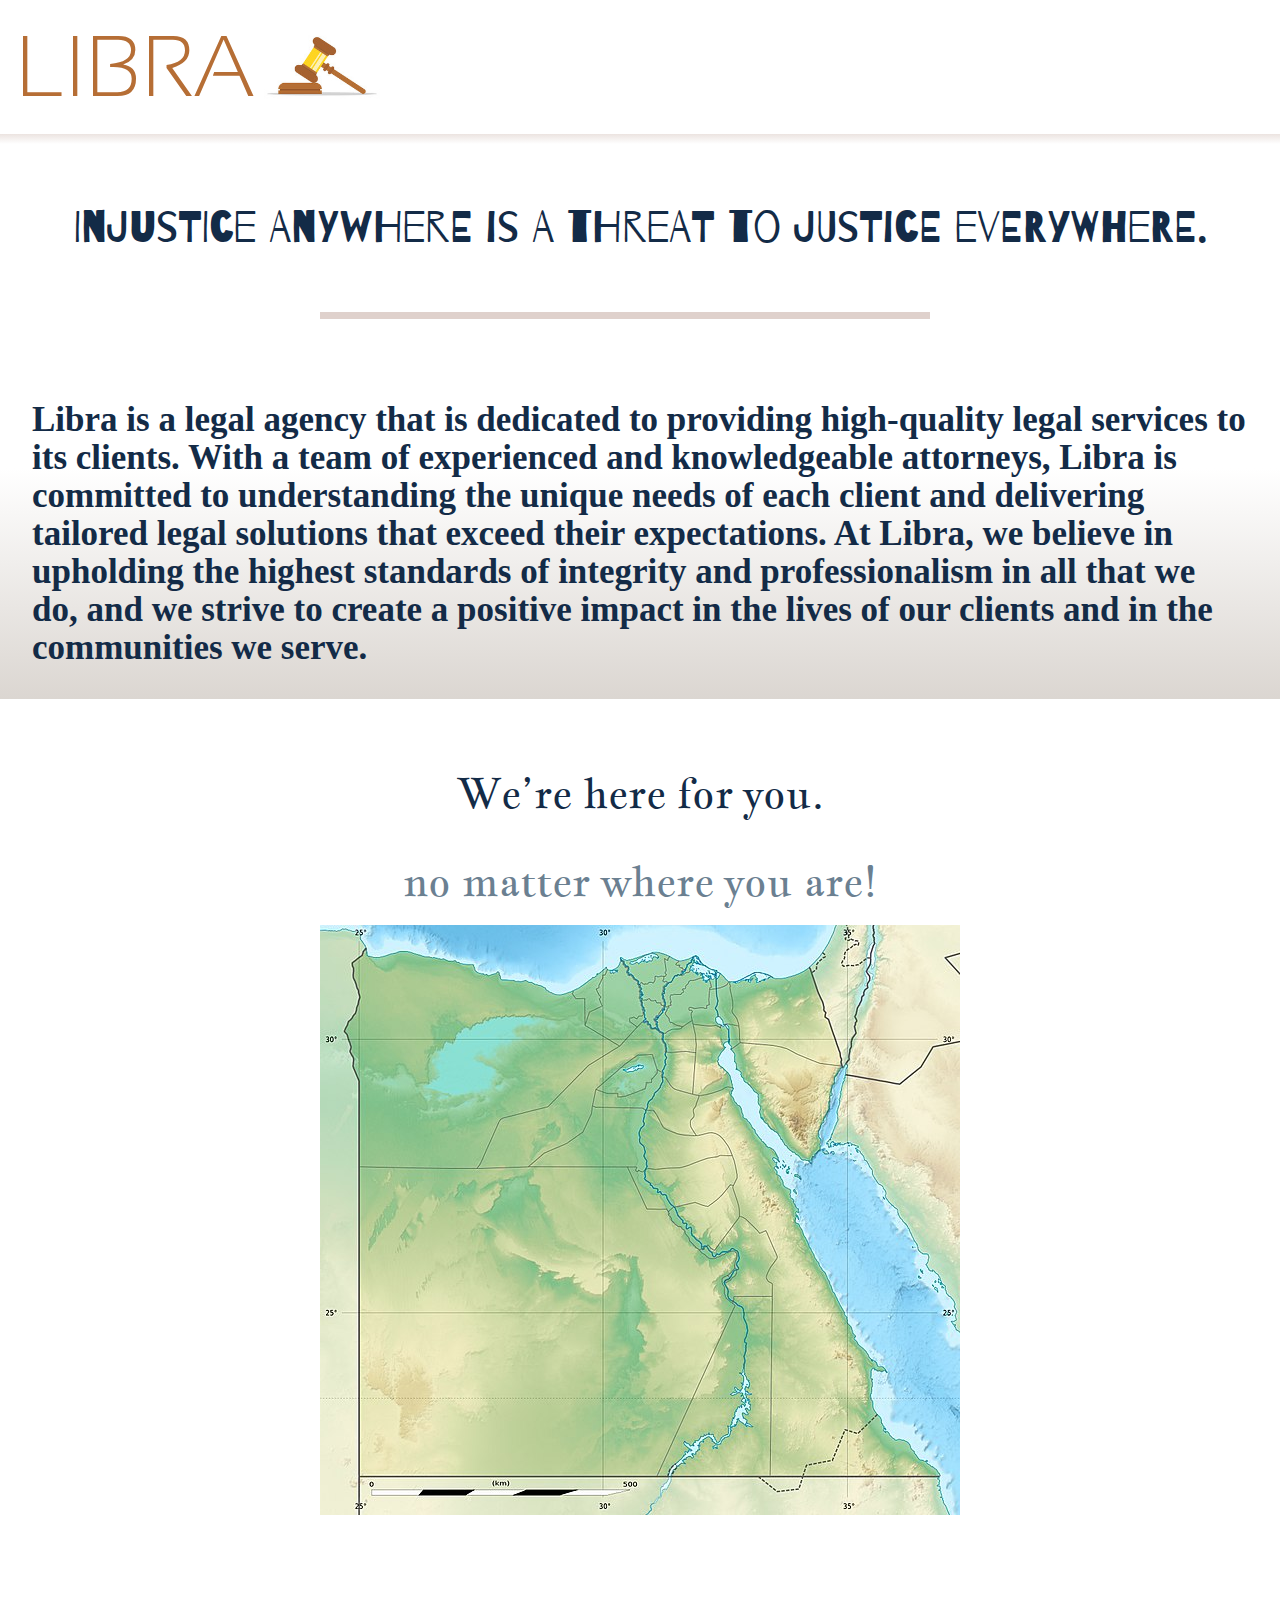
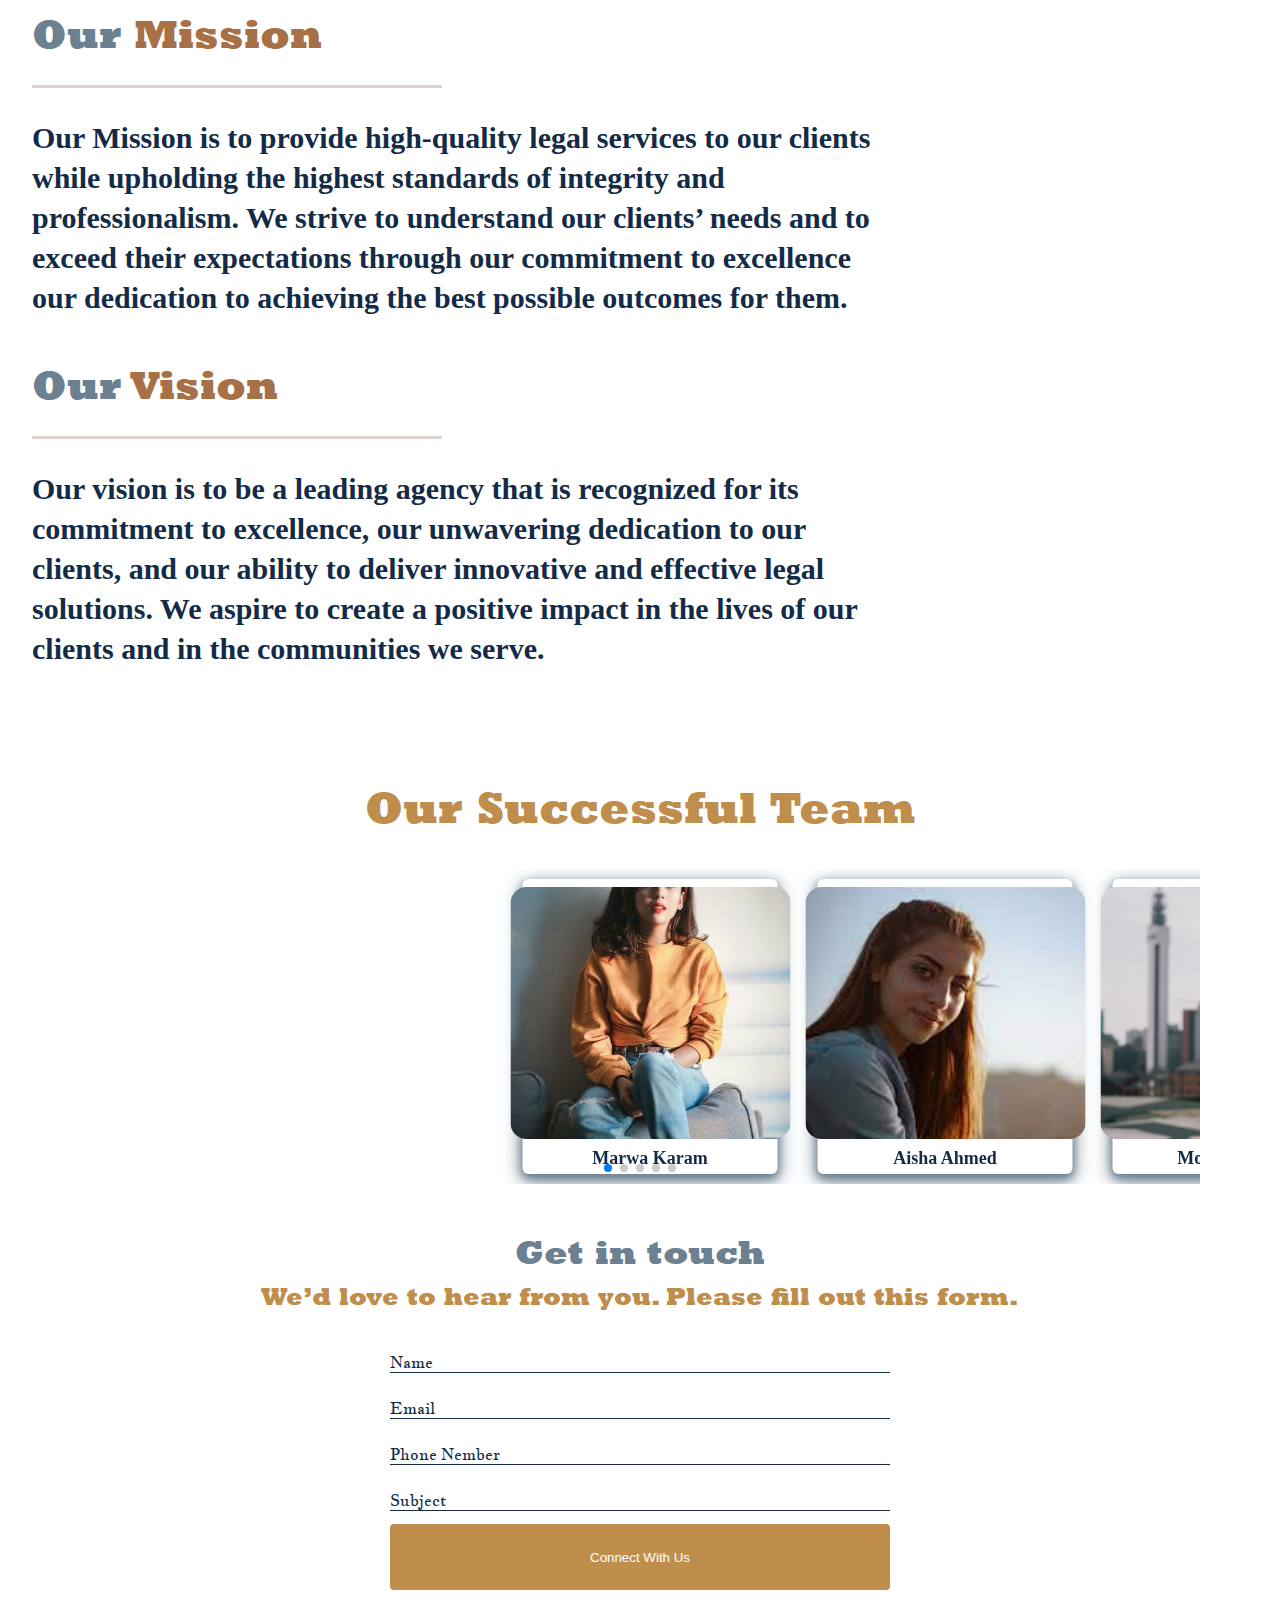
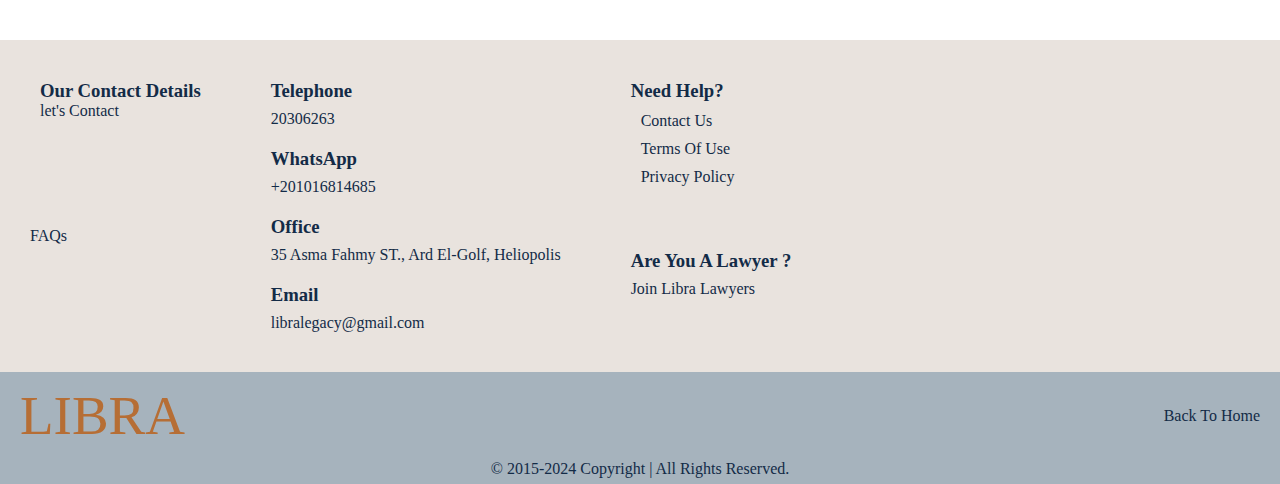
<file: html/about.html>
<!DOCTYPE html>
<html lang="en">
<head>
    <meta charset="UTF-8">
    <meta name="viewport" content="width=device-width, initial-scale=1.0">
    <title>LIBRA</title>
    <link rel="stylesheet" href="../css/style.css">
    <link rel="stylesheet" href="../css/main.css">
    <link rel="stylesheet" href="../css/swiper-bundle.min.css">
    <link rel="stylesheet" href="https://cdnjs.cloudflare.com/ajax/libs/font-awesome/6.4.0/css/all.min.css" integrity="sha512-iecdLmaskl7CVkqkXNQ/ZH/XLlvWZOJyj7Yy7tcenmpD1ypASozpmT/E0iPtmFIB46ZmdtAc9eNBvH0H/ZpiBw==" crossorigin="anonymous" referrerpolicy="no-referrer" />
</head>       
<body>
    <header>
        <h1 style="font-family:'Sansation Light Light';font-weight:300px;"> LIBRA</h1>
        <img src="../imges/img1.png" alt="">
    </header>
    <section class="aboutsec1">
        <div></div>
        <h1>Injustice anywhere is a threat to justice everywhere.</h1>
        <div class="shortborder"></div>
        <p>Libra is a legal agency that is dedicated to providing high-quality legal services to its clients. With a team of experienced and knowledgeable attorneys, Libra is committed to understanding the unique needs of each client and delivering tailored legal solutions that exceed their expectations. At Libra, we believe in upholding the highest standards of integrity and professionalism in all that we do, and we strive to create a positive impact in the lives of our clients and in the communities we serve.</p>
    </section>
    <section class="aboutsec2">
        <h1>We’re here for you.</h1>
        <p>no matter where you are!</p>
        <img src="../imges/img15.png" alt="">
    </section>
    <section class="aboutsec3">
        <h2>Our <span>Mission</span> </h2>
        <div class="shortborder"></div>
        <p>Our Mission is to provide high-quality legal services to our clients while upholding the highest standards of integrity and professionalism. We strive to understand our clients’ needs and to exceed their expectations through our commitment to excellence our dedication to achieving the best possible outcomes for them.</p>
        <h2>Our <span>Vision</span> </h2>
        <div class="shortborder"></div>
        <p>Our vision is to be a leading agency that is recognized for its commitment to excellence, our unwavering dedication to our clients, and our ability to deliver innovative and effective legal solutions. We aspire to create a positive impact in the lives of our clients and in the communities we serve.</p>
    </section>
    <section class="aboutsec4">
        <h1>Our Successful Team</h1>
    </section>
    <section style="display: flex;align-items: center;justify-content: center;  margin-bottom: 50px;">
        <div class="slide-container swiper">
            <div class="slide-content">
                <div class="card-wrapper swiper-wrapper">
                    <div class="card swiper-slide">
                        <div class="img-content">
                            <span class="overlay"></span>
                            <div class="card-img">
                                <img src="../imges/img16.png" class="card-im" alt="">
                            </div>
                        </div>
                        <div class="card-content">
                            <h2 class="name">Marwa Karam</h2>
                        </div>
                    </div>
                    <div class="card swiper-slide">
                        <div class="img-content">
                            <span class="overlay"></span>
                            <div class="card-img">
                                <img src="../imges/img17.png" class="card-im" alt="">
                            </div>
                        </div>
                        <div class="card-content">
                            <h2 class="name">Aisha Ahmed</h2>
                        </div>
                    </div>
                    <div class="card swiper-slide">
                        <div class="img-content">
                            <span class="overlay"></span>
                            <div class="card-img">
                                <img src="../imges/img18.png" class="card-im" alt="">
                            </div>
                        </div>
                        <div class="card-content">
                            <h2 class="name">Mohamed Selim</h2>
                        </div>
                    </div>
                    <div class="card swiper-slide">
                        <div class="img-content">
                            <span class="overlay"></span>
                            <div class="card-img">
                                <img src="../imges/img19.png" class="card-im" alt="">
                            </div>
                        </div>
                        <div class="card-content">
                            <h2 class="name">Adham Ayman</h2>
                        </div>
                    </div>
                    <div class="card swiper-slide">
                        <div class="img-content">
                            <span class="overlay"></span>
                            <div class="card-img">
                                <img src="../imges/img20.png" class="card-im" alt="">
                            </div>
                        </div>
                        <div class="card-content">
                            <h2 class="name">Nesma Walid</h2>
                        </div>
                    </div>
                </div>
            </div>
            <div class="swiper-pagination"></div>
        </div>
    </section>
    <section class="aboutsec5">
        <h1>Get in touch</h1>
        <h2>We’d love to hear from you. Please fill out this form.</h2>
        <form action="">
            <input type="text" placeholder="Name">
            <input type="email" placeholder="Email">
            <input type="phone" placeholder="Phone Nember">
            <input type="text" placeholder="Subject">
            <button style="padding: none;" type="submit">Connect With Us</button>
        </form>
    </section>
    <footer>
        <div class="foot1">
            <div class="footgrid">
                <div>
                    <h3>Our Contact Details</h3>
                    <p>let's Contact</p>
                </div>
                <p>FAQs</p>
            </div>
            <div class="footgrid">
                <div>
                    <h3 style="margin-bottom: 8px;">Telephone</h3>
                    <p>20306263</p>
                </div>
                <div>
                    <h3 style="margin-bottom: 8px;">WhatsApp</h3>
                    <p>+201016814685</p>
                </div>
                <div>
                    <h3 style="margin-bottom: 8px;">Office</h3>
                    <p>35 Asma Fahmy ST., Ard El-Golf, Heliopolis</p>
                </div>
                <div>
                    <h3 style="margin-bottom: 8px;">Email</h3>
                    <p>libralegacy@gmail.com</p>
                </div>
            </div>
            <div class="footgrid">
                <div>
                    <h3>Need Help? </h3>
                    <div style="display: grid;gap: 10px;">
                        <a href="">Contact Us</a>
                        <a href="">Terms Of Use</a>
                        <a href="">Privacy Policy</a>
                    </div>
                </div>
                <div>
                    <h3 style="margin-bottom: 8px;">Are You A Lawyer ?</h3>
                    <a href="">Join Libra Lawyers</a>
                </div>
            </div>
        </div>
        <div class="foot2">
            <a href="./index.html" class="a1">LIBRA</a>
            <a href="./index.html" class="a2">Back To Home</a>

            
        </div>
        <div class="footDP">
            <p>© 2015-2024 Copyright | All Rights Reserved.</p>
        </div>
    </footer>
    
</body>
<script src="../js/swiper-bundle.min.js"></script>
<script src="../js/script.js"></script>
</html>
</file>
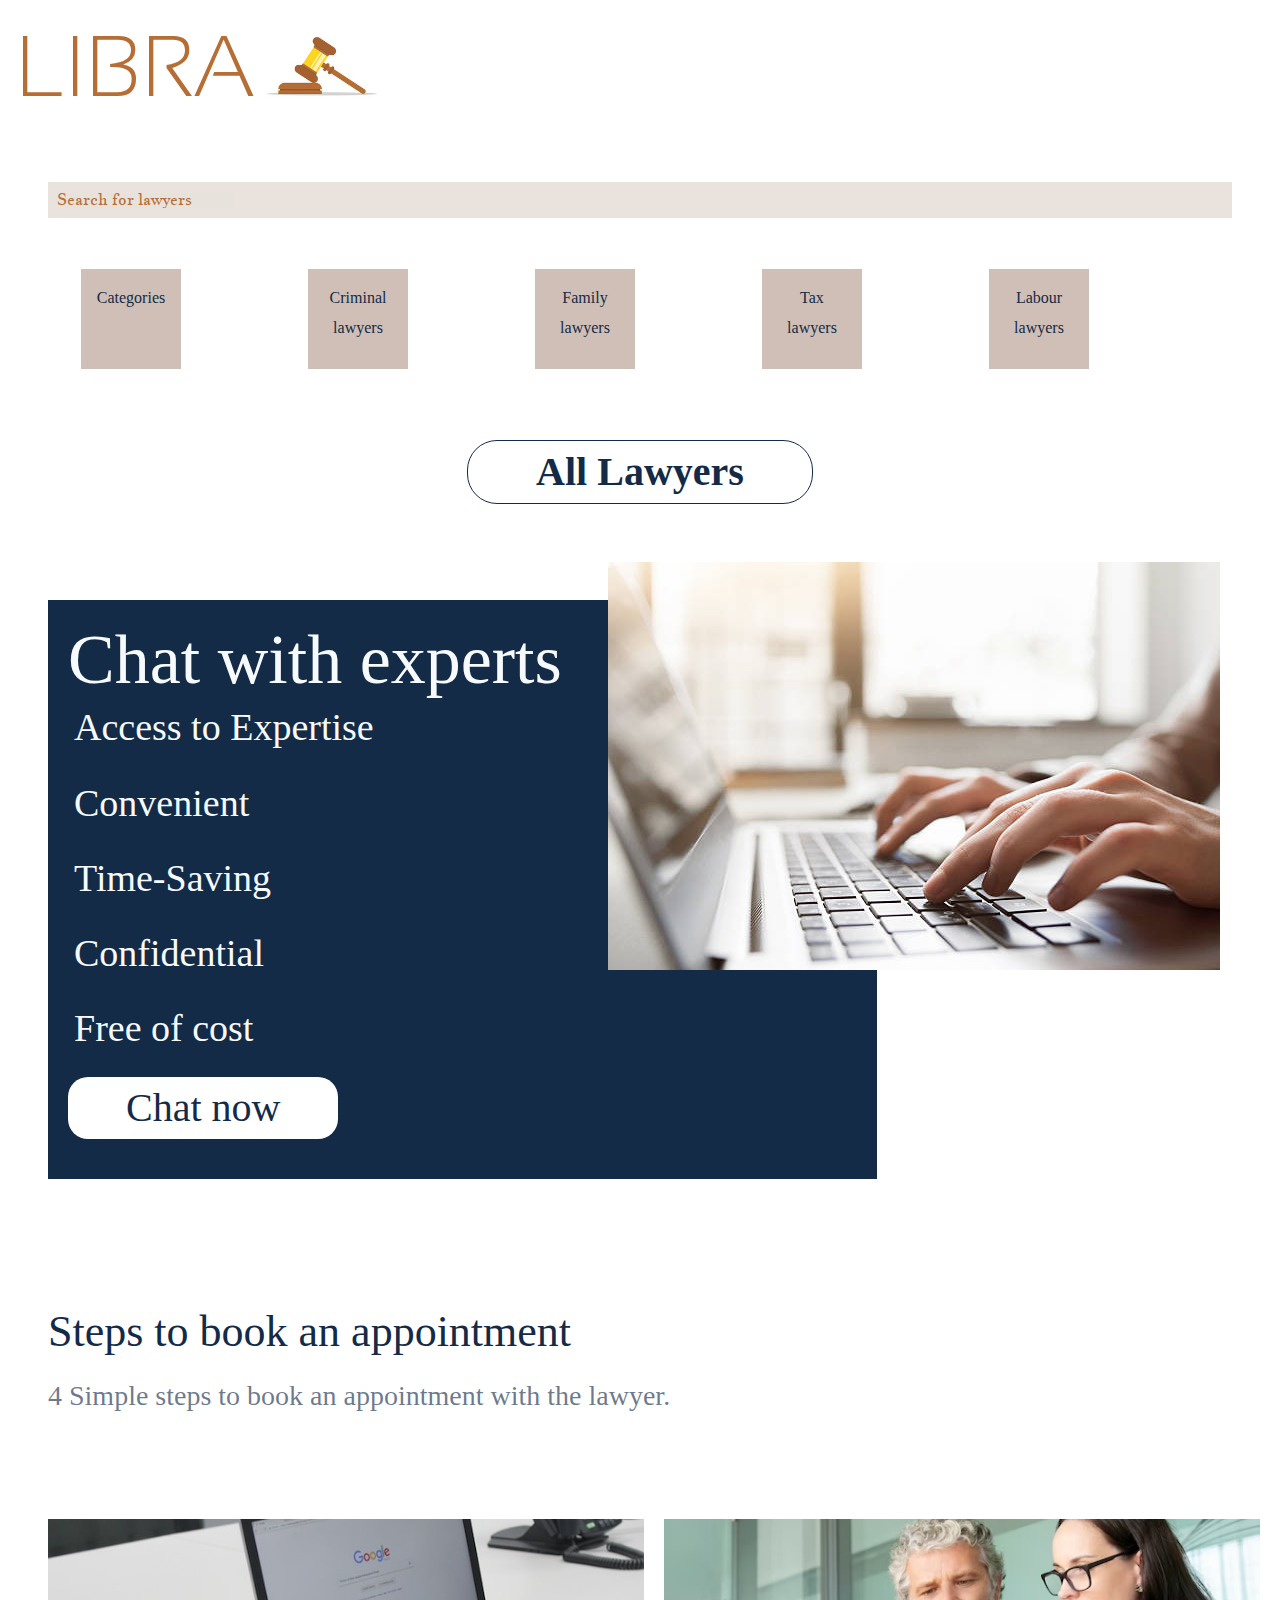
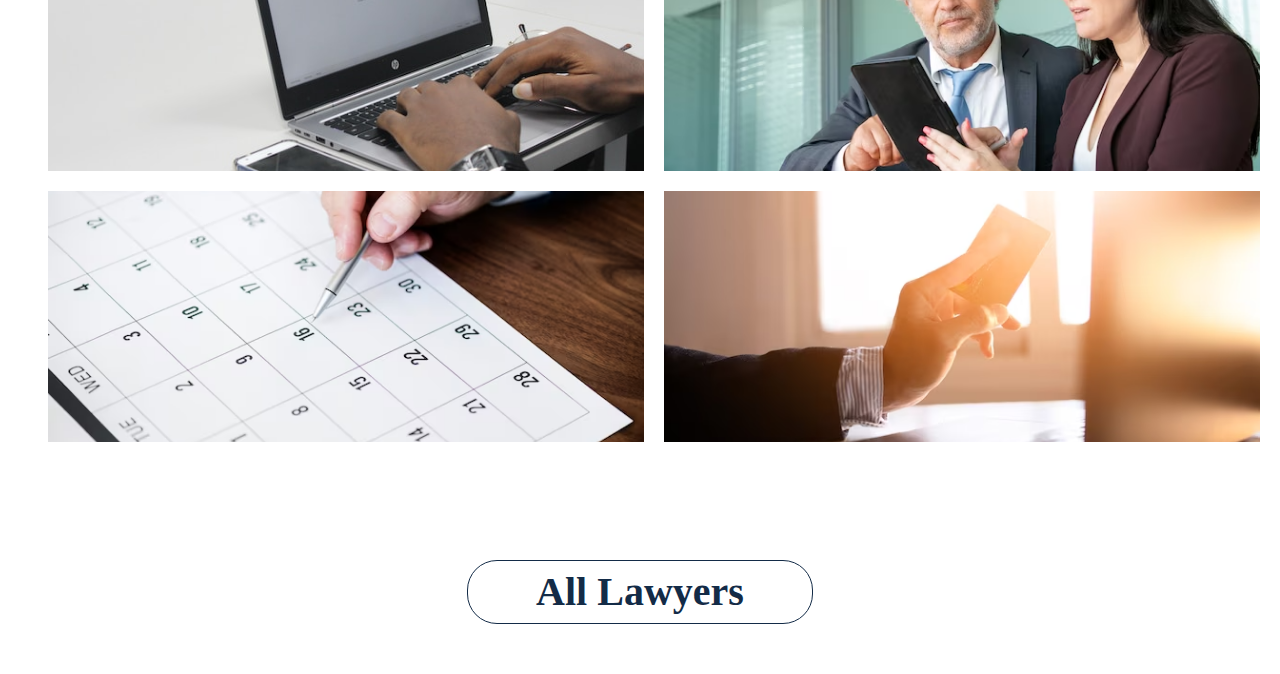
<file: html/book.html>
<!DOCTYPE html>
<html lang="en">
<head>
    <meta charset="UTF-8">
    <meta name="viewport" content="width=device-width, initial-scale=1.0">
    <title>LIBRA</title>
    <link rel="stylesheet" href="../css/style.css">
    <link rel="stylesheet" href="../css/main.css">
    <link rel="stylesheet" href="../css/swiper-bundle.min.css">
    <link rel="stylesheet" href="https://cdnjs.cloudflare.com/ajax/libs/font-awesome/6.4.0/css/all.min.css" integrity="sha512-iecdLmaskl7CVkqkXNQ/ZH/XLlvWZOJyj7Yy7tcenmpD1ypASozpmT/E0iPtmFIB46ZmdtAc9eNBvH0H/ZpiBw==" crossorigin="anonymous" referrerpolicy="no-referrer" />
    <link rel="stylesheet" href="https://cdn.jsdelivr.net/npm/swiper@11/swiper-bundle.min.css" />
</head>
<body>
    <header>
        <h1 style="font-family:'Sansation Light Light';font-weight:300px;"> LIBRA</h1>
        <img src="../imges/img1.png" alt="">
    </header>
    <section class="boksec1">
        <div class="bokform">
            <form action="" class="search-form">
                <div>
                    <label for="search-box"class="fas fa-search" ></label>
                    <input type="search" id="search-box"   placeholder="Search for lawyers">
                </div>
                <i class="fa-solid fa-bars-staggered"></i>
            </form>
        </div>
        <div class="body">
            <div class="slide-container swiper">
                <div class="slide-content swiper">
                    <div class="card-wrapper swiper-wrapper">
                        <div class="cardd swiper-slide">
                            <div class="boksec1card-content">
                                <p class="description">Categories</p>
                                <i class="fa fa-th-large" aria-hidden="true"></i>
                            </div>
                        </div>
                        <div class="cardd swiper-slide">
                            <div class="boksec1card-content">
                                <p class="description">Criminal  </p>
                                <p class="description">lawyers</p>
                            </div>
                        </div>
                        <div class="cardd swiper-slide">
                            <div class="boksec1card-content">
                                <p class="description">Family </p>
                                <p class="description">lawyers</p>
                            </div>
                        </div>
                        <div class="cardd swiper-slide">
                            <div class="boksec1card-content">
                                <p class="description">Tax</p>
                                <p class="description">lawyers</p>
                            </div>
                        </div>
                        <div class="cardd swiper-slide">
                            <div class="boksec1card-content">
                                <p class="description">Labour</p>
                                <p class="description">lawyers</p>
                            </div>
                        </div>
                        <div class="cardd swiper-slide">
                            <div class="boksec1card-content">
                                <p class="description">Civil</p>
                                <p class="description">lawyers</p>
                            </div>
                        </div>
                        <div class="cardd swiper-slide">
                            <div class="boksec1card-content">
                                <p class="description">Military</p>
                                <p class="description">lawyers</p>
                            </div>
                        </div>
                    </div>
                </div>
                
            </div>
        </div>
        <div class="botnboksec1">
            <a href="">All Lawyers</a>
        </div>
    </section>
    <section class="boksec2">
        <div class="divimgsecbok2">
            <img src="../imges/img21.png" alt="">
        </div>
        <div class="divsecbok2">
            <h1>Chat with experts </h1>
            <div>
                <i class="fa-solid fa-circle"></i>
                <p>Access to Expertise</p>
            </div>
            <div>
                <i class="fa-solid fa-circle"></i>
                <p>Convenient</p>
            </div>
            <div>
                <i class="fa-solid fa-circle"></i>
                <p>Time-Saving</p>
            </div>
            <div>
                <i class="fa-solid fa-circle"></i>
                <p>Confidential</p>
            </div>
            <div>
                <i class="fa-solid fa-circle"></i>
                <p>Free of cost</p>
            </div>
            <div >
                <a href="">Chat now</a>
            </div>
        </div>
    </section>
    <section class="boksec3">
        <p class="p1boksec3">Steps to book an appointment</p>
        <p class="p2boksec3">4 Simple steps to book an appointment with the lawyer.</p>
    </section>
    <section class="boksec4">
        <img src="../imges/img28.jpeg" alt="" class="">
        <img src="../imges/img29.png" alt="">
        <img src="../imges/img30.png" alt="">
        <img src="../imges/img31.png" alt="">
    </section>
    <section class="boksec5">
        <div class="botnboksec1">
            <a href="">All Lawyers</a>
        </div>
    </section>
    
</body>
<script src="../js/swiper-bundle.min.js"></script>
<!-- <script src="../js/script.js"></script> -->
<script src="https://cdn.jsdelivr.net/npm/swiper@11/swiper-bundle.min.js"></script>
<script>
    var swiper = new Swiper(".slide-content", {
      slidesPerView: 5,
    autoplay: {
        delay: 2500,
        disableOnInteraction: true,
      },
      spaceBetween: 10,
      pagination: {
        el: ".swiper-pagination",
        clickable: true,
      },
    });
  </script>
</html>
</file>
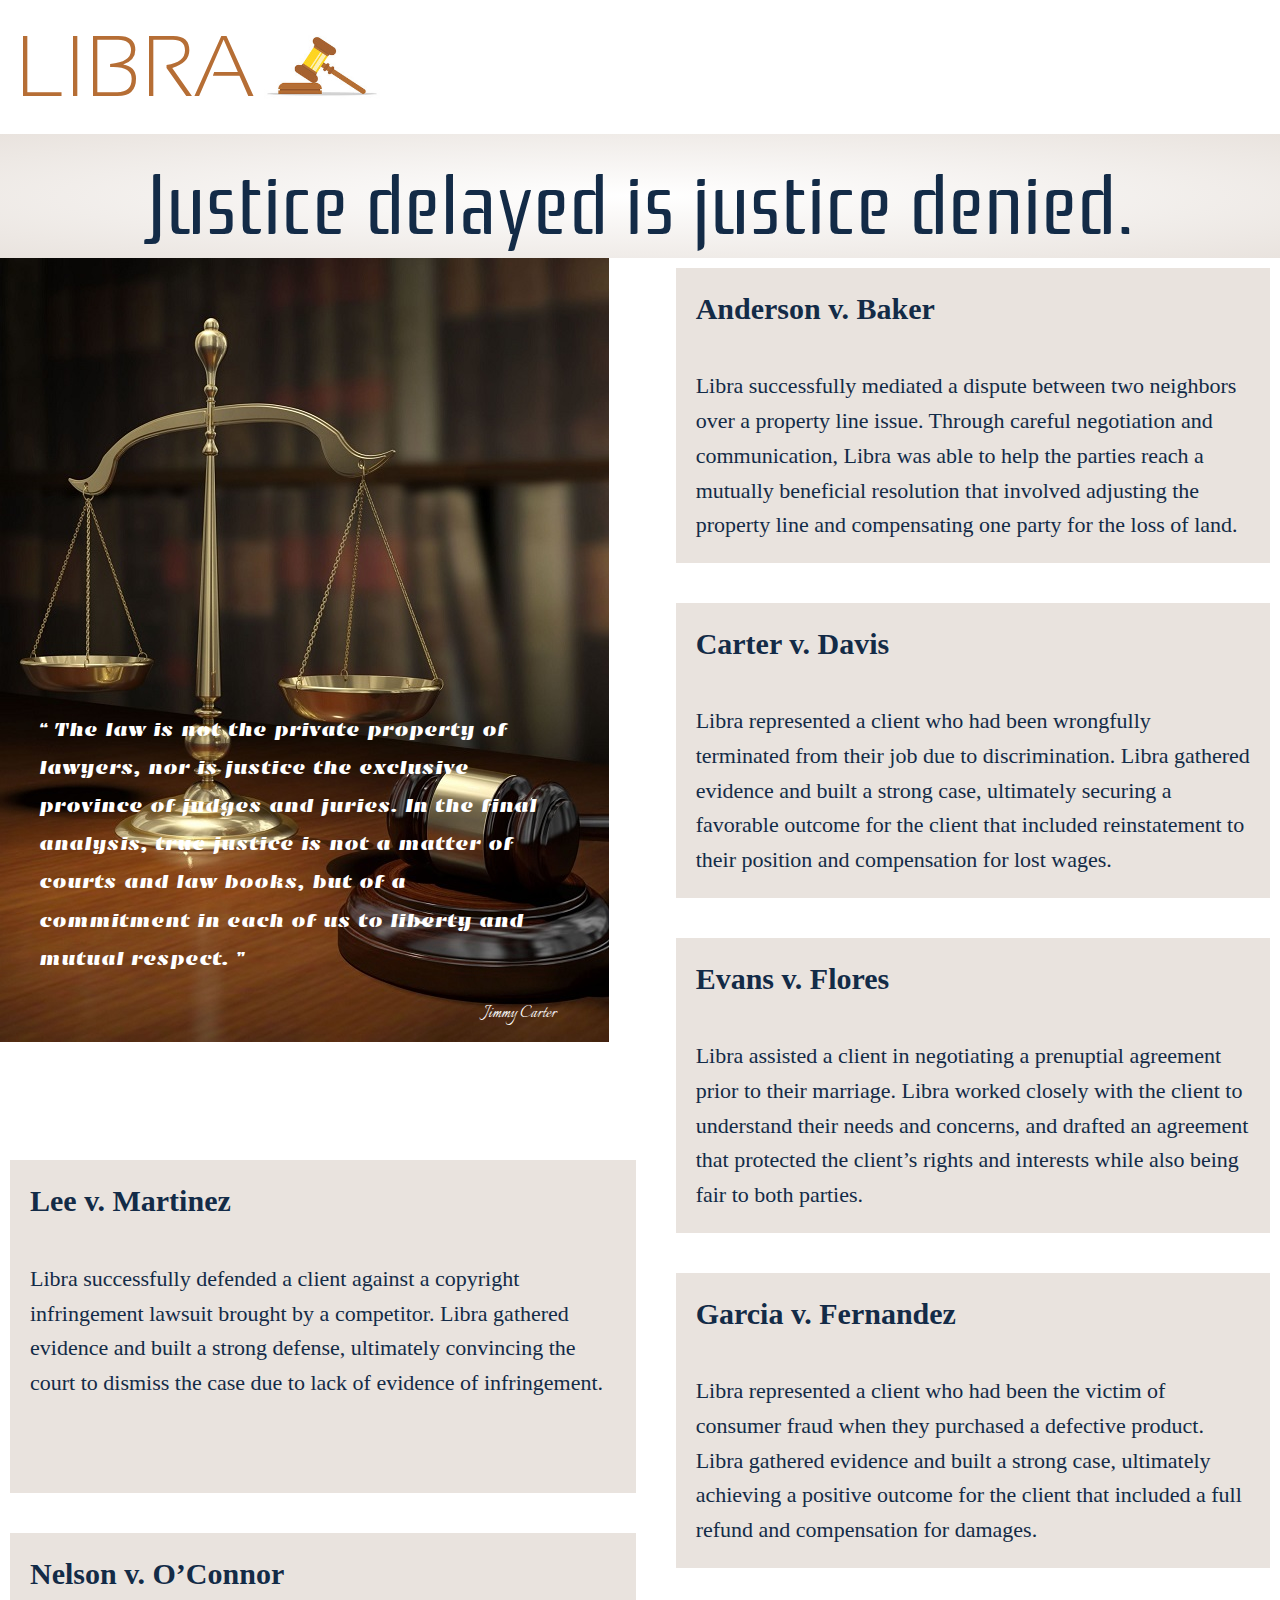
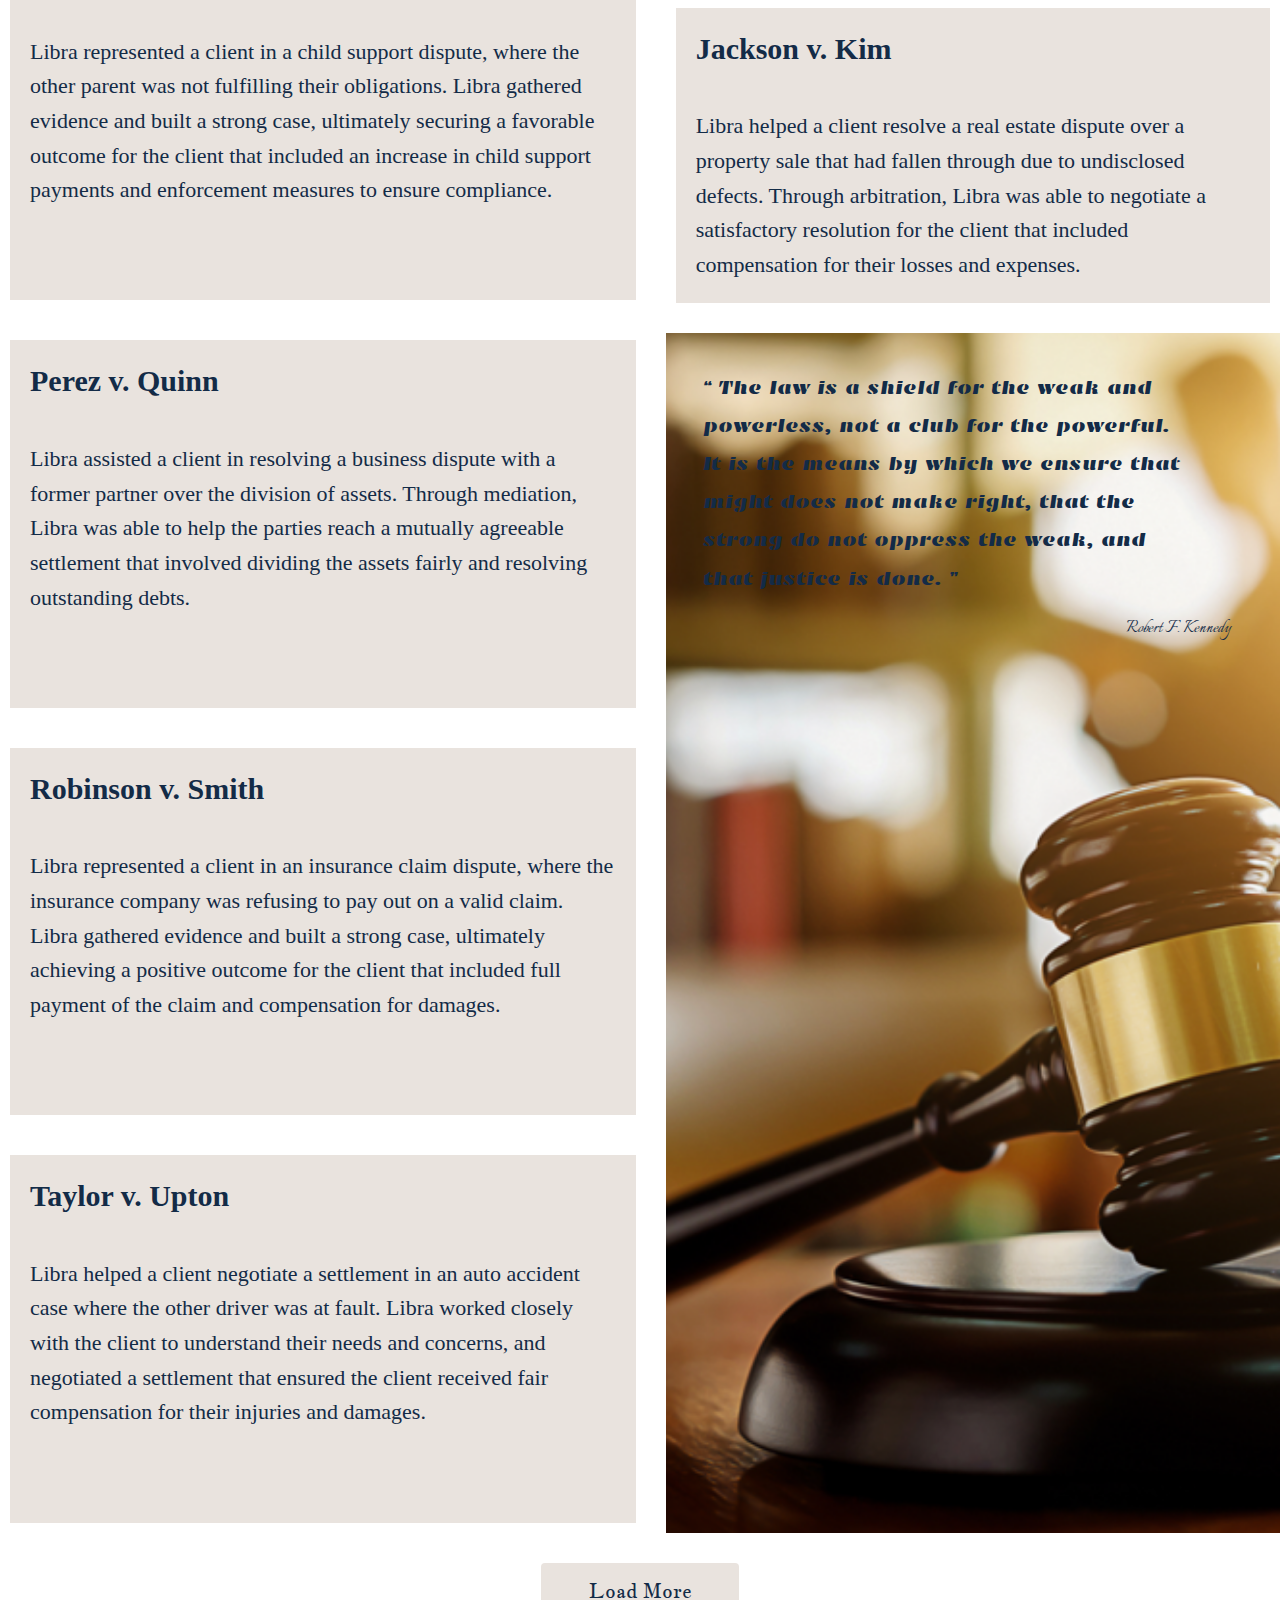
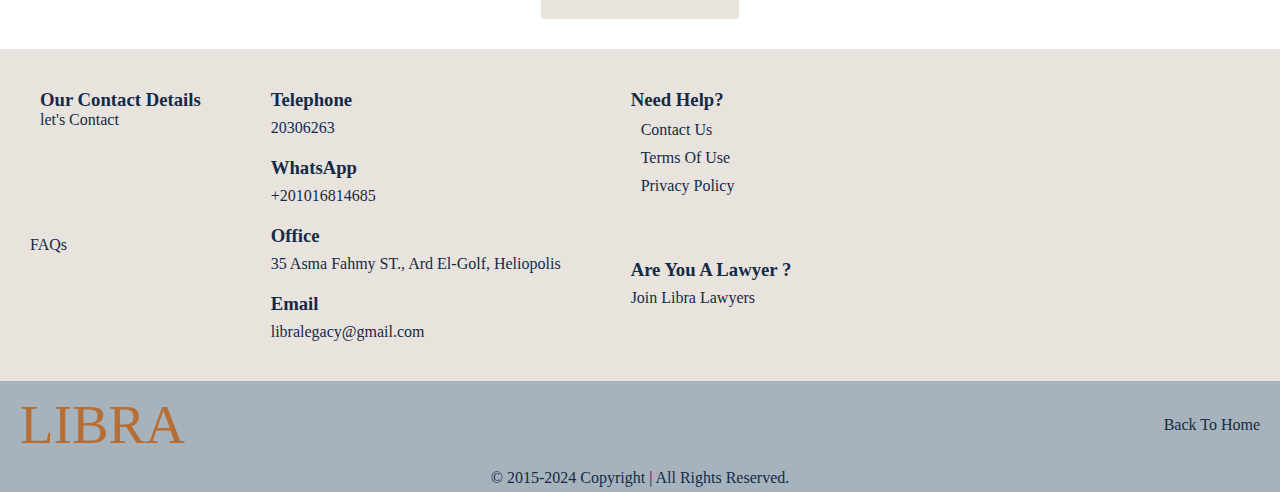
<file: html/closed.html>
<!DOCTYPE html>
<html lang="en">
<head>
    <meta charset="UTF-8">
    <meta name="viewport" content="width=device-width, initial-scale=1.0">
    <title>LIBRA</title>
    <link rel="stylesheet" href="../css/style.css">
    <link rel="stylesheet" href="../css/main.css">
    <link rel="stylesheet" href="https://cdnjs.cloudflare.com/ajax/libs/font-awesome/6.4.0/css/all.min.css" integrity="sha512-iecdLmaskl7CVkqkXNQ/ZH/XLlvWZOJyj7Yy7tcenmpD1ypASozpmT/E0iPtmFIB46ZmdtAc9eNBvH0H/ZpiBw==" crossorigin="anonymous" referrerpolicy="no-referrer" />
</head>  
<body>
    <header>
        <h1 style="font-family:'Sansation Light Light';font-weight:300px;"> LIBRA</h1>
        <img src="../imges/img1.png" alt="">
    </header>
    <h1 class="titelClose">Justice delayed is justice denied.</h1>
    <section class="closSec">
        <div class="gredCloseO">
            <div class="pimgO">
                <p class="p1">“      The law is not the private property of lawyers, nor is justice the exclusive province of judges and juries. In the final analysis, true justice is not a matter of courts and law books, but of a commitment in each of us to liberty and mutual respect.      ” </p> 
                <p class="p2"> Jimmy Carter</p>
            </div>
            <div class="contanier one">
                <h2>Lee v. Martinez</h2>
                <p>Libra successfully defended a client against a copyright infringement lawsuit brought by a competitor. Libra gathered evidence and built a strong defense, ultimately convincing the court to dismiss the case due to lack of evidence of infringement.</p>
            </div>
            <div class="contanier one">
                <h2>Nelson v. O’Connor</h2>
                <p>Libra represented a client in a child support dispute, where the other parent was not fulfilling their obligations. Libra gathered evidence and built a strong case, ultimately securing a favorable outcome for the client that included an increase in child support payments and enforcement measures to ensure compliance.</p>
            </div>
            <div class="contanier"> 
                <h2>Perez v. Quinn</h2>
                <p>Libra assisted a client in resolving a business dispute with a former partner over the division of assets. Through mediation, Libra was able to help the parties reach a mutually agreeable settlement that involved dividing the assets fairly and resolving outstanding debts.</p>
            </div>
            <div class="contanier one">
                <h2>Robinson v. Smith</h2>
                <p>Libra represented a client in an insurance claim dispute, where the insurance company was refusing to pay out on a valid claim. Libra gathered evidence and built a strong case, ultimately achieving a positive outcome for the client that included full payment of the claim and compensation for damages.</p>
            </div>
            <div class="contanier one">
                <h2>Taylor v. Upton</h2>
                <p>Libra helped a client negotiate a settlement in an auto accident case where the other driver was at fault. Libra worked closely with the client to understand their needs and concerns, and negotiated a settlement that ensured the client received fair compensation for their injuries and damages.</p>
            </div>
        </div>
        <div class="gridCloseT">
            <div class="contanier">
                <h2>Anderson v. Baker</h2>
                <p>Libra successfully mediated a dispute between two neighbors over a property line issue. Through careful negotiation and communication, Libra was able to help the parties reach a mutually beneficial resolution that involved adjusting the property line and compensating one party for the loss of land.</p>
            </div>
            <div class="contanier">
                <h2>Carter v. Davis</h2>
                <p>Libra represented a client who had been wrongfully terminated from their job due to discrimination. Libra gathered evidence and built a strong case, ultimately securing a favorable outcome for the client that included reinstatement to their position and compensation for lost wages.</p>
            </div>
            <div class="contanier">
                <h2>Evans v. Flores</h2>
                <p>Libra assisted a client in negotiating a prenuptial agreement prior to their marriage. Libra worked closely with the client to understand their needs and concerns, and drafted an agreement that protected the client’s rights and interests while also being fair to both parties.</p>
            </div>
            <div class="contanier">
                <h2>Garcia v. Fernandez</h2>
                <p>Libra represented a client who had been the victim of consumer fraud when they purchased a defective product. Libra gathered evidence and built a strong case, ultimately achieving a positive outcome for the client that included a full refund and compensation for damages.</p>
            </div>
            <div class="contanier">
                <h2>
                    Jackson v. Kim
                </h2>
                <p>Libra helped a client resolve a real estate dispute over a property sale that had fallen through due to undisclosed defects. Through arbitration, Libra was able to negotiate a satisfactory resolution for the client that included compensation for their losses and expenses.</p>
            </div>
            <div class="pimgT">
                <p class="p1">“       The law is a shield for the weak and powerless, not a club for the powerful. It is the means by which we ensure that might does not make right, that the strong do not oppress the weak, and that justice is done.      ”</p>
                <p class="p2"> Robert F. Kennedy</p>
            </div>
        </div>
       
    </section>
    <div class="divBut">
        <button class="loadBUT">Load More</button>
    </div>
    <footer>
        <div class="foot1">
            <div class="footgrid">
                <div>
                    <h3>Our Contact Details</h3>
                    <p>let's Contact</p>
                </div>
                <p>FAQs</p>
            </div>
            <div class="footgrid">
                <div>
                    <h3 style="margin-bottom: 8px;">Telephone</h3>
                    <p>20306263</p>
                </div>
                <div>
                    <h3 style="margin-bottom: 8px;">WhatsApp</h3>
                    <p>+201016814685</p>
                </div>
                <div>
                    <h3 style="margin-bottom: 8px;">Office</h3>
                    <p>35 Asma Fahmy ST., Ard El-Golf, Heliopolis</p>
                </div>
                <div>
                    <h3 style="margin-bottom: 8px;">Email</h3>
                    <p>libralegacy@gmail.com</p>
                </div>
            </div>
            <div class="footgrid">
                <div>
                    <h3>Need Help? </h3>
                    <div style="display: grid;gap: 10px;">
                        <a href="">Contact Us</a>
                        <a href="">Terms Of Use</a>
                        <a href="">Privacy Policy</a>
                    </div>
                </div>
                <div>
                    <h3 style="margin-bottom: 8px;">Are You A Lawyer ?</h3>
                    <a href="">Join Libra Lawyers</a>
                </div>
            </div>
        </div>
        <div class="foot2">
            <a href="./index.html" class="a1">LIBRA</a>
            <a href="./index.html" class="a2">Back To Home</a>

            
        </div>
        <div class="footDP">
            <p>© 2015-2024 Copyright | All Rights Reserved.</p>
        </div>
    </footer>
    
</body>
</html>
</file>
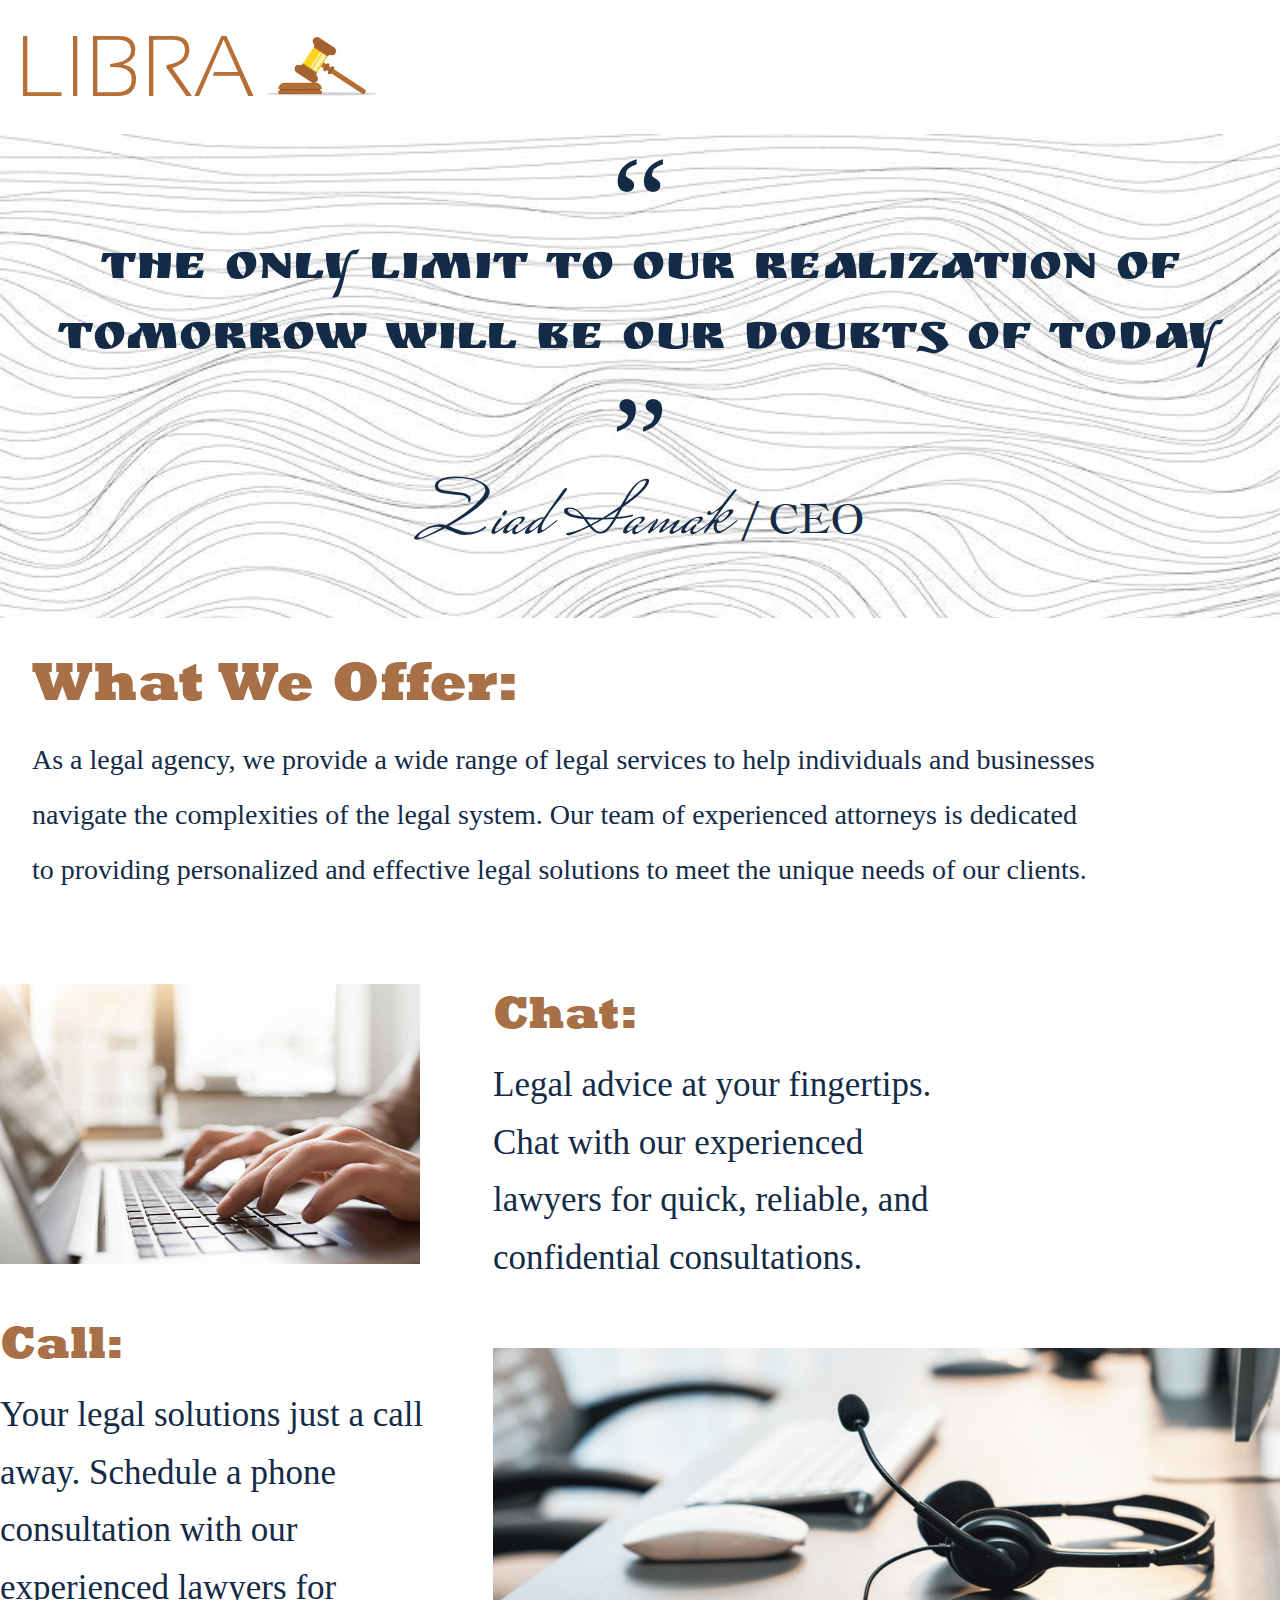
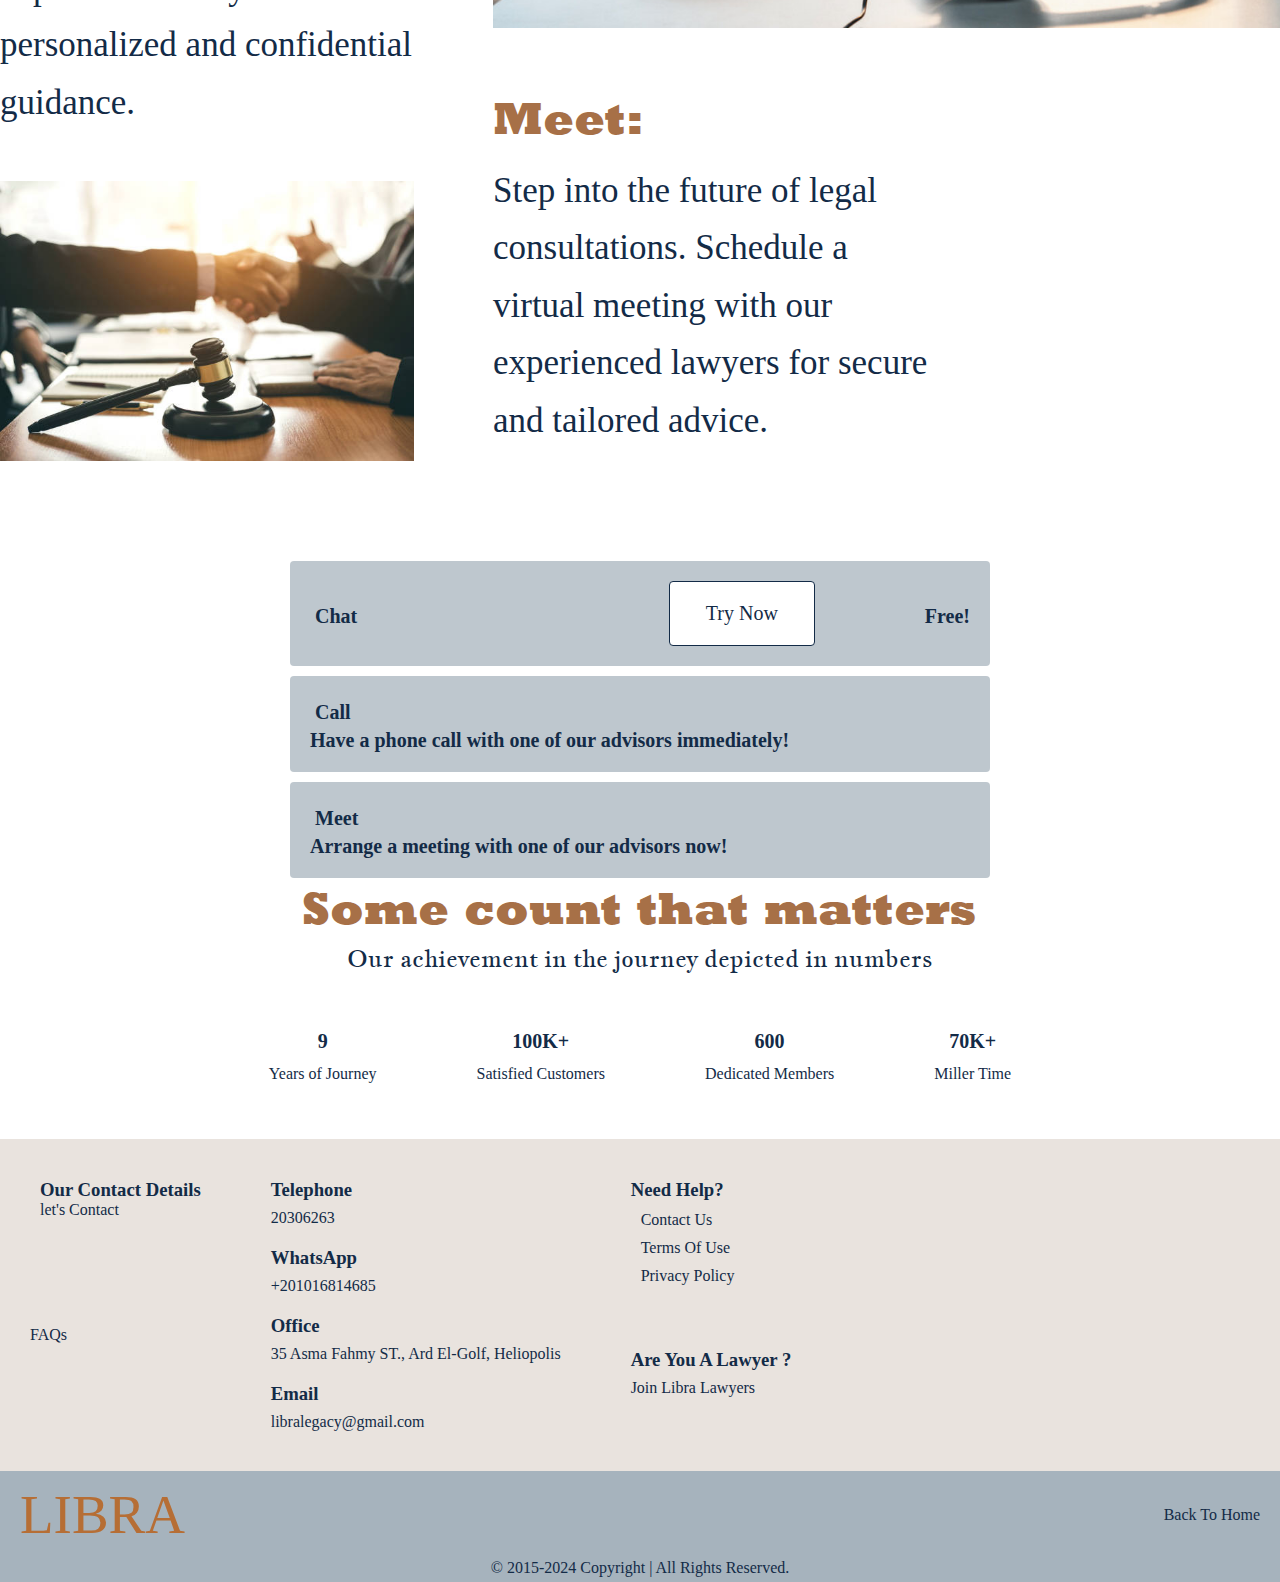
<file: html/hier.html>
<!DOCTYPE html>
<html lang="en">
<head>
    <meta charset="UTF-8">
    <meta name="viewport" content="width=device-width, initial-scale=1.0">
    <title>LIBRA</title>
    <link rel="stylesheet" href="../css/style.css">
    <link rel="stylesheet" href="../css/main.css">
    <link rel="stylesheet" href="https://cdnjs.cloudflare.com/ajax/libs/font-awesome/6.4.0/css/all.min.css" integrity="sha512-iecdLmaskl7CVkqkXNQ/ZH/XLlvWZOJyj7Yy7tcenmpD1ypASozpmT/E0iPtmFIB46ZmdtAc9eNBvH0H/ZpiBw==" crossorigin="anonymous" referrerpolicy="no-referrer" />
</head>  
<body>
    <header>
        <h1 style="font-family:'Sansation Light Light';font-weight:300px;"> LIBRA</h1>
        <img src="../imges/img1.png" alt="">
    </header>
    <section class="hirsec">
        <p class="pra2">“</p>
        <p class="pra1">
            The only limit to our realization of tomorrow will be our doubts of today
        </p>
        <p class="pra3">”</p>
        <p class="pra4">Ziad Samak <span>/ CEO</span> </p>
        <!-- <div>
            <i class="fa-solid fa-circle"></i>
            <i class="fa-solid fa-circle"></i>
            <i class="fa-solid fa-circle"></i>
            <i class="fa-solid fa-circle"></i>
        </div> -->
    </section>
    <section class="hirsec2">
        <h1>What We Offer:</h1>
        <p>As a legal agency, we provide a wide range of legal services to help individuals and businesses navigate the complexities of the legal system. Our team of experienced attorneys is dedicated to providing personalized and effective legal solutions to meet the unique needs of our clients.</p>
    </section>
    <section class="hirsec3">
        <div class="flex">
            <img src="../imges/img21.png" alt="" class="imgflex">
            <div class="divflex">
                <h2>Call:</h2>
                <p>Your legal solutions just a call away. Schedule a phone consultation with our experienced lawyers for personalized and confidential guidance.</p>
            </div>
            <img src="../imges/img23.png" alt="" class="imgflex">
        </div>
        <div class="flex">
            <div class="divflex">
                <h2>Chat:</h2>
                <p>Legal advice at your fingertips. Chat with our experienced lawyers for quick, reliable, and confidential consultations.</p>
            </div>
            <img src="../imges/img22.png" alt="" class="imgflex">
            <div class="divflex">
                <h2>Meet:</h2>
                <p>Step into the future of legal consultations. Schedule a virtual meeting with our experienced lawyers for secure and tailored advice.</p>
            </div>
        </div>
    </section>
    <section class="hirsec4">
        <div class="divsec4" style="display: flex; justify-content: space-between;">
            <div style="display: flex;">
                <i class="fa-sharp fa-regular fa-circle"></i>
                <p>Chat</p>
            </div>
            <div class="free" style="display: flex;">
                <a href="">Try Now</a>
                <p>Free!</p>
            </div>
        </div>
        <div class="divsec4"  style="display: grid;">
            <div style="display: flex;">
                <i class="fa-sharp fa-regular fa-circle"></i>
                <p>Call</p>
            </div>
            <p>Have a phone call with one of our advisors immediately!</p>
        </div>
        <div class="divsec4"  style="display: grid; ">
            <div style="display: flex;">
                <i class="fa-sharp fa-regular fa-circle"></i>
                <p>Meet</p>
            </div>
            <p>Arrange a meeting with one of our advisors now!</p>
        </div>
    </section>
    <section class="hirsec5">
        <div class="hedsec5">
            <h3>Some count that matters</h3>
            <p>Our achievement in the journey depicted in numbers</p>
        </div>
        <div class="flexsec5">
            <div>
                <h3>9</h3>
                <p>Years of Journey</p>
            </div>
            <div>
                <h3>100K+</h3>
                <p>Satisfied Customers</p>
            </div>
            <div>
                <h3>600</h3>
                <p>Dedicated Members</p>
            </div>
            <div>
                <h3>70K+</h3>
                <p>Miller Time</p>
            </div>
        </div>
    </section>
    <footer>
        <div class="foot1">
            <div class="footgrid">
                <div>
                    <h3>Our Contact Details</h3>
                    <p>let's Contact</p>
                </div>
                <p>FAQs</p>
            </div>
            <div class="footgrid">
                <div>
                    <h3 style="margin-bottom: 8px;">Telephone</h3>
                    <p>20306263</p>
                </div>
                <div>
                    <h3 style="margin-bottom: 8px;">WhatsApp</h3>
                    <p>+201016814685</p>
                </div>
                <div>
                    <h3 style="margin-bottom: 8px;">Office</h3>
                    <p>35 Asma Fahmy ST., Ard El-Golf, Heliopolis</p>
                </div>
                <div>
                    <h3 style="margin-bottom: 8px;">Email</h3>
                    <p>libralegacy@gmail.com</p>
                </div>
            </div>
            <div class="footgrid">
                <div>
                    <h3>Need Help? </h3>
                    <div style="display: grid;gap: 10px;">
                        <a href="">Contact Us</a>
                        <a href="">Terms Of Use</a>
                        <a href="">Privacy Policy</a>
                    </div>
                </div>
                <div>
                    <h3 style="margin-bottom: 8px;">Are You A Lawyer ?</h3>
                    <a href="">Join Libra Lawyers</a>
                </div>
            </div>
        </div>
        <div class="foot2">
            <a href="./index.html" class="a1">LIBRA</a>
            <a href="./index.html" class="a2">Back To Home</a>

            
        </div>
        <div class="footDP">
            <p>© 2015-2024 Copyright | All Rights Reserved.</p>
        </div>
    </footer>
    
</body>
</html>
</file>
<file: css/style.css>
/* #### Generated By: http://font.download #### */

    @font-face {
    font-family: 'Sansation Light Light';
    font-style: normal;
    font-weight: normal;
    src: local('Sansation Light Light'), url('Sansation-Light.woff') format('woff');
    }
    

    @font-face {
    font-family: 'Sansation Light Light Italic';
    font-style: normal;
    font-weight: normal;
    src: local('Sansation Light Light Italic'), url('Sansation-LightItalic.woff') format('woff');
    }
</file>
<file: css/main.css>
@import url('https://fonts.googleapis.com/css2?family=Amiri:ital,wght@0,400;0,700;1,400;1,700&family=Major+Mono+Display&display=swap');

@import url('https://fonts.googleapis.com/css2?family=Amiri:ital,wght@0,400;0,700;1,400;1,700&family=Major+Mono+Display&family=Rationale&display=swap');

@import url('https://fonts.googleapis.com/css2?family=Amiri:ital,wght@0,400;0,700;1,400;1,700&family=Emblema+One&family=Major+Mono+Display&family=Rationale&display=swap');

@import url('https://fonts.googleapis.com/css2?family=Amiri:ital,wght@0,400;0,700;1,400;1,700&family=Emblema+One&family=Italianno&family=Major+Mono+Display&family=Rationale&display=swap');

@import url('https://fonts.googleapis.com/css2?family=Amiri:ital,wght@0,400;0,700;1,400;1,700&family=Emblema+One&family=Italianno&family=Jacques+Francois&family=Major+Mono+Display&family=Rationale&display=swap');

@import url('https://fonts.googleapis.com/css2?family=Amiri:ital,wght@0,400;0,700;1,400;1,700&family=Emblema+One&family=Italianno&family=Jacques+Francois&family=Major+Mono+Display&family=Rationale&family=Ruslan+Display&display=swap');

@import url('https://fonts.googleapis.com/css2?family=Amiri:ital,wght@0,400;0,700;1,400;1,700&family=Emblema+One&family=Italianno&family=Jacques+Francois&family=Major+Mono+Display&family=Mrs+Saint+Delafield&family=Rationale&family=Ruslan+Display&display=swap');

@import url('https://fonts.googleapis.com/css2?family=Amiri:ital,wght@0,400;0,700;1,400;1,700&family=Barrio&family=Emblema+One&family=Italianno&family=Jacques+Francois&family=Major+Mono+Display&family=Mrs+Saint+Delafield&family=Rationale&family=Ruslan+Display&display=swap');

@font-face {
    font-family:  Rockwell Std Extra Bold;
    src: url(./Rockwell\ Std\ Extra\ Bold.otf);
}

*{
    margin: 0;
    padding: 0;
    box-sizing: border-box;
    border: none;
    text-decoration: none;
    
    transition: all .2s linear;
}
html{
    
    /* overflow: hidden; */
    scroll-behavior: smooth;
    scroll-padding-top: 7rem;
}

/* home page */

nav{
    display: flex;
    padding-left: 2rem;
    justify-content: space-between;
    align-items: center;
}

nav h1{
   
    color: #B66E35;
    font-family: Sansation Light;
    font-size: 85px;
    font-weight: 300;
    line-height: 48px;
    text-align: center;
    cursor: pointer;

}

nav  img{
    width: 134px;
    height: 134px;
    top: -33px;
    left: 515px;
    gap: 0px;
    opacity: 0px;
    object-fit: cover;

}

nav form{
    width: 690px;
    height: 30px;
    background: #E9E3DE33;
    border: 1px solid  #E9E3DE;
    padding: 8px;
}

nav form input,
nav form label{
    background: #e9e3de0a;
    color: #B66E35;
    
}

::placeholder{
    color: #B66E35;
}

nav a{
    width: 131px;
    height: 37.2px;
    border-radius: 4px ;
    background: #B66E35;
    color: white;
    padding: 10px;
    margin: 10px;
    text-align: center;
    font-family: Jacques Francois ;
}

.ms2{
    display: grid;
    line-height: center;
    height: 100vh;
    background-image: url(../imges/img2.png);
    background-repeat: no-repeat;
    background-size: cover;
    padding: 2rem;
}

.ms2 .one{
    display: flex;
    justify-content: center;
}

.ms2 .one p{
    font-family: Major Mono Display;
    font-size: 56px;
    font-weight: 400;
    line-height: 96px;
    text-align: left;
    color: #FFFFFF;
    width: 1630;

}

.ms2 .one img{
    width: 450px;
    width: 450px;
    height: 450px;
    top: 398px;
    left: 1386px;
    gap: 0px;
    opacity: 0px;
    border-radius: 50%;


}

.ms2 p,
.ms2 .two p{
    color: #FFFFFF;
    font-family: Times New Roman;
    font-size: 16px;
    font-weight: 700;
    line-height: 20.7px;
    text-align: left;
}

.ms2 .two{
    display: flex;
}

.ms2 .two img{
    width: 30px;
    height: 30px;
    border-radius: 50%;
    border: 1px solid  #FFFFFF;
}

.ms3{
    padding: 2rem;
    display: flex;
    border-bottom: 5px solid #BFA4994D;
}

.ms3 .hedfuo{
    display: grid;
    width: 60%;
}

.ms3 .hedfuo h1{
    color:#425066 ;
    /* width: 800px; */
    font-family:  Rockwell Std Extra Bold;
    font-size: 65px;
    font-weight: 800;
    /* line-height: 42.2px; */
    text-align: left;
}

.ms3 .hedfuo span{
    color: #B66E35 ;
    font-family:  Rockwell Std Extra Bold;
    font-size: 70px;
    font-weight: 800;
    /* line-height: 42.2px; */
    text-align: left;
    
}

.ms3 .hedfuo p{
    font-family: Times New Roman;
    font-size: 30px;
    font-weight: 400;
    line-height: 46px;
    text-align: left;
    color: #132B47;
}

.ms3 .divms3{
    display: flex;
    align-items: center;
    justify-content: center;
    width: 40%;
}

.ms3 .divms3 .smalcard{
    display: grid;
    justify-content: center;
    justify-items: center;
    border-radius: 4px;
    padding: 1rem;
    margin: 15px;
}

.ms3 .divms3 .smalcard i,
.ms3 .divms3 .smalcard img{
    border-radius: 50%;
    background-color: #FFFFFF;
    padding: 8px;
    width: 40px;
    height: 40px;
}

.ms3 .divms3 .smalcard i{
    margin-top: 15px;
    text-align: center;
}

.ms3 .divms3 .smalcard img{
    object-fit: cover;
}

.ms3 .divms3 .smalcard p{
    font-family: Times New Roman;
    font-size: 14px;
    font-weight: 700;
    line-height: 23px;
    text-align: left;
    color: #132B47;
}

.ms4{
    display: flex;
    padding: 2rem;
    gap: 50px;
    margin: 50px 0;
}

.ms4 .shado{
    display: grid;
    padding: 2rem;
    box-shadow: 0 4px 8px 0 #BFA499, 0 6px 20px 0 #BFA499;
    border-radius: 4px;
}

.ms4 .shado .shadoflex{
    display: flex;
    gap: 20px;
    margin-bottom: 20px;
}

.ms4 .shado .shadoflex p{
    font-family: Times New Roman;
    font-size: 20px;
    font-weight: 700;
    line-height: 23px;
    text-align: left;
    color: #132B47;
    width: 370px;
}

.ms4 .shado .shadoflex i{
    border-radius: 50%;
    width: 50px;
    height: 50px;
    font-size: 25px;
    text-align: center;
    padding: 15px 0;
}

.ms4 .divms4 h3{
    color: #A77047;
    font-family:  Rockwell Std Extra Bold;
    font-size: 40px;
    font-weight: 800;
}

.ms4 .divms4 p{
    font-family: Times New Roman;
    font-size: 29px;
    font-weight: 400;
    /* line-height: 46px; */
    text-align: left;
    color: #162D49;
}

.ms5{
    border-top: 5px solid #BFA4994D;
    border-bottom:  5px solid #BFA4994D;
    padding: 2rem;
}

.ms5 h2{
    text-align: center;
}

.ms5 .contanierms5{
    display: flex;
    justify-content: space-around;
}

.ms5 .contanierms5 .contflecone h3{
    font-family: Times New Roman;
    font-size: 30px;
    font-weight: 700;
    line-height: 46px;
    text-align: left;
    color: #132B47;
}

.ms5 .contanierms5 .contflecone .flecone{
    display: flex;
    gap: 20px;
    margin: 18px 0;
}

.ms5 .contanierms5 .contflecone .flecone i{
    border-radius: 50%;
    width: 50px;
    height: 50px;
    font-size: 25px;
    text-align: center;
    padding: 10px 0;
}

.ms5 .contanierms5 .contflecone .flecone p{
    font-family: Times New Roman;
    font-size: 20px;
    font-weight: 700;
    line-height: 23px;
    text-align: left;
    color: #6B8091;
}

.ms5 .contanierms5 div .divsec4{
    background: #7E909E80;
    margin-bottom: 10px;
    width: 500px;
    border-radius: 4px;
    padding: 20px;
}

.ms5 .contanierms5 div .divsec4 div{
    align-items: center;
}

.ms5 .contanierms5 div .divsec4 div i{
    color: #FFFFFF;
    margin-right: 5px;
}

.ms5 .contanierms5 div .divsec4 div p{
    color: #132B47;
    font-size: 20px;
}

.ms5 .contanierms5 div .divsec4 p{
    color: #132B47;
    font-size: 20px;
    font-family: Times New Roman;
    font-weight: 700;
    margin-top: 5px;
    text-align: left;
}

.ms5 .contanierms5 .free a{
    margin-right: 110px;
    /* padding: 20px 36px; */
    border-radius: 4px ;
    background: #FFFFFF;
    border: 1px solid #132B47;
    color: #132B47;
    font-size: 20px;
}

.ms5 .contanierms5 div .conect{
    text-align: center;
    background-color:#A77047 ;
    font-family: Times New Roman;
    font-size: 20px;
    font-weight: 700;
    line-height: 27.6px;
    color: #FFFFFF;
    padding: 7px 15px;
    border-radius: 4px;
    width: 50%;
   
}

.ms6{
    padding: 2rem;
}

.ms6 h2{
    text-align: center;
font-size: 30px;
font-weight: 800;
line-height: 40.37px;
}
.ms6 .divms6{
    display: grid;
    grid-template-columns: auto auto auto;
    margin-top: 30px;
}

.ms6 .divms6 div{
    padding: 20px;
}

.ms6 .divms6 div i{
    width: 70px;
    height: 50px;
    border-radius: 6px ;
    font-size: 44px;
    padding: 5px;
}

.ms6 .divms6 div h3{
    font-family: Times New Roman;
    font-size: 24px;
    font-weight: 700;
    line-height: 27.6px;
    text-align: left;
    color: #132B47;
}

.ms6 .divms6 div p{
    font-family: Jacques Francois;
font-size: 20px;
font-weight: 400;
line-height: 26.38px;
text-align: left;
color: #132B47;
}

.ms7{
    background-color: #BDCBCB;
    padding: 2rem;
}

.ms7 h2{
    text-align: center;
}

.ms7 .divms7{
    display: flex;
}

.ms7 .devms7{
    display: grid;
    justify-content: center;
    margin-top: 50px;
}

.ms7 .devms7 h3{
    font-family: Rockwell Std Extra Bold;
    font-size: 28px;
    font-weight: 800;
    line-height: 56.37px;
    color: #A77047;
}

.ms7 .devms7 img{
    width: 800px;
    height: 40%;
    border-radius: 100px ;
    object-fit: cover;
}

.body{
    display: flex;
    align-items: center;
    justify-content: center;
    
}

.slide-container{
    max-width: 1120px;
    width: 100%;
    padding: 40px;
    /* height: 1200px; */
}

.slide-content{
    margin: 0 40px;
}

.image-content,
.card-content{
    display: flex;
    flex-direction: column;
    align-items: center;
    padding: 10px 14px;
}

.image-content{
    row-gap: 5px;
}

.card{
    /* width: 320px; */
    border-radius: 6px;
    background-color: #FFFFFF;
    box-shadow: 0 4px 8px 0 #6B8091, 0 6px 20px 0 #6B8091;
}

.card-image{
    position: relative;
    width: 100px;
    height: 100px;
    background: #fff;
    padding: 3px;
}

.card-image .card-img{
    width: 100%;
    height: 100%;
    border-radius: 50%;
    border: 3px solid #FFFFFF;
    object-fit: cover;
    position: absolute;
    bottom: 20px;
    box-shadow: 0 4px 8px 0 #6B8091, 0 6px 20px 0 #6B8091;
}

.divname div i{
    color: #F5BF11;   
}

.name{
    font-family: Jacques Francois;
    font-size: 18px;
    font-weight: 400;
    line-height: 26.38px;
    color: #132B47;
}

.description{
    font-family: Times New Roman;
    font-size: 16px;
    font-weight: 400;
    line-height: 18.4px;
    text-align: center;
    color: #132B47;
}

.ms8{
    background-image: url(../imges/img14.png);
    background-repeat: no-repeat;
    background-size: cover;
    padding: 2rem;
}

.ms8 h2{
    text-align: center;
}

.ms8 div{
    display: flex;
    margin-bottom: 30px;
}

/* closed page */

header{
    display: flex;
    padding-left: 1rem;
    align-items: center;
}

header h1{
   
    color: #B66E35;
    font-family: Sansation Light;
    font-size: 85px;
    font-weight: 300;
    line-height: 48px;
    text-align: center;
    cursor: pointer;

}

header  img{
    width: 134px;
    height: 134px;
    top: -33px;
    left: 515px;
    gap: 0px;
    opacity: 0px;
    object-fit: cover;

}

.titelClose{
    font-family: Rationale;
    font-size: 86px;
    font-weight: 400;
    line-height: 60px;
    text-align: center;
    color: #132B47;
    background: radial-gradient(#FFFFFF, #E9E3DE);
    padding: 2rem;

}

.closSec{
    display: flex;
    gap: 20px;
}

.gredCloseO,
.gridCloseT{
    display: grid;
    row-gap: 20px;
}

.pimgO{
    background-image: url(../imges/img24.png);
    background-repeat: no-repeat;
    /* background-size: cover; */
    height: 800px;
    position: relative;
}

.pimgO .p1{
    position: absolute;
    bottom: 10%;
    color: #FFFFFF;
    width: 80%;
    left: 6%;
    font-family: Emblema One;
    font-size: 20px;
    font-weight: 400;
    line-height: 38.19px;
    text-align: left;

}

.pimgO .p2{
    position: absolute;
    bottom: 3%;
    color: #FFFFFF;
    left: 75%;
    font-family: Italianno;
    font-size: 20px;
    font-weight: 400;
    line-height: 40px;
    text-align: left;

}

.contanier{
    background-color: #E9E3DE ;
    padding: 20px;
    margin: 10px;
    /* height: 250px; */

}

.contanier h2{
    font-family: Times New Roman;
    font-size: 30px;
    font-weight: 700;
    line-height: 41.4px;
    text-align: left;
    color: #132B47;
    margin-bottom: 40px;
}

.contanier p{
    font-family: Times New Roman;
    font-size: 22px;
    font-weight: 400;
    line-height: 34.7px;
    text-align: left;
    color: #132B47;
    /* width: 80%; */
}

.pimgT{
    background-image: url(../imges/img25.png);
    background-repeat: no-repeat;
    background-size: cover;
    height: 1200px;
    position: relative;
}

.pimgT .p1{
    position: absolute;
    top: 3%;
    color: #132B47;
    width: 80%;
    left: 6%;
    font-family: Emblema One;
    font-size: 20px;
    font-weight: 400;
    line-height: 38.19px;
    text-align: left;

}

.pimgT .p2{
    position: absolute;
    top: 23%;
    color: #132B47;
    left: 75%;
    font-family: Italianno;
    font-size: 20px;
    font-weight: 400;
    line-height: 40px;
    text-align: left;

}

.divBut{
    display: grid;
}

.loadBUT{
    margin: 30px;
    padding: 15px;
    border-radius: 4px ;
    background-color:#E9E3DE ;
    width: 198.38px;
    font-family: Jacques Francois;
    font-size: 20px;
    font-weight: 400;
    line-height: 26.38px;
    text-align: center;
    color: #132B47;
    justify-self: center;
}

/* hierpage */

.hirsec{
    display: grid;
    background-image: url(../imges/img27.jpg);
    background-repeat: no-repeat;
    background-size: cover;
    padding: 2rem;
}

.hirsec .pra1{
    font-family: Ruslan Display;
    font-size: 50px;
    font-weight: 400;
    line-height: 70px;
    text-align: center;
    color: #132B47;
    margin-bottom: 30px;
}

.hirsec .pra2,
.hirsec .pra3{
    font-size: 128px;
    font-weight: 400;
    line-height: 70px;
    text-align: center;
    color: #132B47;
}

.hirsec .pra3{
    margin-bottom: 30px;
}

.hirsec .pra4{
    font-family: Mrs Saint Delafield;
    font-size: 75px;
    font-weight: 400;
    line-height: 25.78px;
    letter-spacing: 0.4444444477558136px;
    text-align: center;
    color: #132B47;
    margin-bottom: 50px;
}

.hirsec .pra4 span{
    font-family: Jacques Francois;
    font-size: 40px;
    font-weight: 400;
    line-height: 25.78px;
    letter-spacing: 0.4444444477558136px;
    text-align: center;
    color: #132B47;
}

.hirsec2{
    padding: 2rem;
}

.hirsec2 h1{
    font-family:  Rockwell Std Extra Bold;
    color: #A77047;
    width: 742px;
    height: 82px;
    font-size: 55px;
    font-weight: 800;
    line-height: 81.94px;
}

.hirsec2 p{
    color:  #132B47;
    width: 1068.18px;
    height: 220px;
    font-family: Times New Roman;
    font-size: 28px;
    font-weight: 400;
    line-height: 55.2px;
    text-align: left;
}

.hirsec3{
    display: flex;
    margin-bottom: 100px;
}

.flex{
    display: grid;
    row-gap: 50px;
    column-gap: 50px;
    margin-right: 50px;
    
}

.imgflex{
    height: 280px;
    object-fit: cover;
    
}

.img2{
    margin-left: 50px;
    width: 400px;
    object-fit: cover;
}

.divflex h2{
    font-family:  Rockwell Std Extra Bold;
    color: #A77047;
    font-size: 45px;
    font-weight: 800;
    line-height: 72.3px;

}

.divflex p{
    width: 443px;
    font-family: Times New Roman;
    font-size: 35px;
    font-weight: 400;
    line-height: 57.5px;
    text-align: left;
    color: #132B47;
}

.hirsec4,
.hirsec5{
    display: grid;
    justify-content: center;
    justify-items: center;
}

.hirsec4 .divsec4{
    background: #7E909E80;
    margin-bottom: 10px;
    width: 700px;
    border-radius: 4px;
    padding: 20px;
}

.hirsec4 .divsec4 div{
    align-items: center;
}

.hirsec4 .divsec4 div i{
    color: #FFFFFF;
    margin-right: 5px;
}

.hirsec4 .divsec4 div p{
    color: #132B47;
    font-size: 20px;
}

.hirsec4 .divsec4 p{
    color: #132B47;
    font-size: 20px;
    font-family: Times New Roman;
    font-weight: 700;
    margin-top: 5px;
    text-align: left;
}

.free a{
    margin-right: 110px;
    padding: 20px 36px;
    border-radius: 4px ;
    background: #FFFFFF;
    border: 1px solid #132B47;
    color: #132B47;
    font-size: 20px;
}

.hirsec5 .flexsec5{
    display: flex;
}

.hirsec5 .flexsec5 div{
    margin: 50px;
}

.hirsec5 .flexsec5 div h3{
    font-family: Times New Roman;
    font-weight: 700;
    line-height: 36.89px;
    text-align: center;
    color: #132B47;
    font-size: 20px;
}

.hirsec5 .flexsec5 div p{
    font-family: Times New Roman;
    font-weight: 400;
    line-height: 28.44px;
    text-align: center;
    color: #132B47;
    font-size: 16px;
}

.hirsec5 .hedsec5 h3{
    color: #A77047;
    font-family:  Rockwell Std Extra Bold;
    font-size: 45px;
    font-weight: 800;
    line-height: 56.89px;
    text-align: center;

}

.hirsec5 .hedsec5 p{
    color: #132B47;
    font-family: Jacques Francois;
    font-size: 24px;
    font-weight: 400;
    line-height: 28.44px;
    text-align: center;

}

/* about page */

.aboutsec1{
    margin-bottom: 50px;
}

.aboutsec1 div {
    background: linear-gradient(180deg, rgba(191, 164, 153, 0.3) 0%, rgba(255, 255, 255, 0.3) 100%);
    height: 10px;
}

.aboutsec1 h1{
    padding: 50px;
    font-family: Barrio;
    font-size: 44px;
    font-weight: 400;
    line-height: 68px;
    text-align: center;
    color: #132B47;    
}

.aboutsec1 .shortborder{
    width: 610px;
    height: 7px;
    background: #BFA49980;
    margin-left: 25%;
    margin-bottom: 50px;
}

.aboutsec1 p {
    background: linear-gradient(180deg, #FFFFFF 30% ,  #dbd6d1 100%);
    padding: 2rem;
    font-family: Times New Roman;
    font-size: 35px;
    font-weight: 700;
    line-height: 38px;
    text-align: left;
    color: #132B47;
}

.aboutsec2,
.aboutsec5{
    display: grid;
    justify-content: center;
    justify-items: center;
    margin-bottom: 50px;
}

.aboutsec2 h1{
    font-family: Jacques Francois;
    font-size: 42px;
    font-weight: 400;
    line-height: 88px;
    text-align: center;
    color:#132B47;
}

.aboutsec2 p{
    font-family: Jacques Francois;
    font-size: 42px;
    font-weight: 400;
    line-height: 88px;
    text-align: center;
    color: #6B8091;
}

.aboutsec3{
    margin-bottom: 50px;
    padding: 2rem;
}

h2{
    font-family:  Rockwell Std Extra Bold;
    font-size: 40px;
    font-weight: 800;
    line-height: 88px;
    color: #6B8091;
}

.aboutsec3 h2 span{
    font-family:  Rockwell Std Extra Bold;
    font-size: 40px;
    font-weight: 800;
    line-height: 88px;
    text-align: left;
    color: #A77047;
}

.aboutsec3 .shortborder{
    width: 410px;
    height: 3px;
    background: #BFA49980;
    margin-bottom: 30px;
}

.aboutsec3 p{
    font-family: Times New Roman;
    font-size: 30px;
    font-weight: 700;
    line-height: 40px;
    text-align: left;
    color: #132B47;
    width: 70%;
    margin-bottom: 30px;
}

.aboutsec4 h1{
    height: 88px;
    top: 4482px;
    gap: 0px;
    opacity: 0px;
    font-family:  Rockwell Std Extra Bold;
    font-size: 44px;
    font-weight: 800;
    line-height: 68px;
    text-align: center;
    color: #BF8E4C;
}

.slide-container{
    /* max-width: 1120px; */
    /* width: 100%; */
    padding: 10px 0;
    /* background-color: #eee; */
}

.slide-content{
    margin: 0 5px;
}

.img-content,
.card-content{
    display: flex;
    flex-direction: column;
    align-items: center;
    padding: 3px 5px;
}

.card{
    margin: 10px;
}

.img-content{
    row-gap: 5px;
}

.card-img{
    width: 280px;
    height: 252px;
}

.card-im{
    width: 100%;
    height: 100%;
    object-fit: cover;
    border-radius: 16px;
}

.name{
    font-family: Times New Roman;
    font-size: 18px;
    font-weight: 700;
    text-align: center;
    color: #132B47;
}

.aboutsec5 h1{
    font-family:  Rockwell Std Extra Bold;
    font-size: 34px;
    font-weight: 800;
    line-height: 48px;
    text-align: center;
    color: #6B8091;
}

.aboutsec5 h2{
    font-family:  Rockwell Std Extra Bold;
    font-size: 24px;
    /* font-weight: 200; */
    line-height: 38px;
    text-align: center;
    color: #BF8E4C;
    margin-bottom: 20px;
}

.aboutsec5 form{
    display: grid;
    width: 500px;
    height: 250px;
}

.aboutsec5 form ::placeholder{
    color: #132B47;
    border-bottom: 1px solid #132B47;
   
}

.aboutsec5 form button{
    color: #FFFFFF;
    background-color: #BF8E4C;
    border-radius: 4px;
    text-align: center;
    padding: 10px 30px;
    cursor: pointer;
}

/* book page */

.boksec1,
.boksec2,
.boksec3,
.boksec4{
    padding: 3rem;
}


.bokform{
    background-color: #E9E3DE;
}

.bokform form{
    background: #E9E3DE33;
    border: 1px solid  #E9E3DE;
    padding: 8px;
    display: flex;
    justify-content: space-between;
    
}

.bokform form input,
.bokform form label,
.bokform form i{
    background: #e9e3de0a;
    color: #B66E35;
    
}

::placeholder{
    color: #B66E35;
    font-family: Jacques Francois;
    font-size: 16px;
    font-weight: 400;
    line-height: 24px;
    text-align: left;
}

.boksec1 .body{
    margin-top: 50px;
}

.cardd{
    margin: 1px;
}

.boksec1card-content{
    display: grid;
    justify-content: center;
    justify-items: center;
    padding: 20px 10px;
    background: #D0BFB6;
    width: 100px;
    height: 100px;
}

.boksec1card-content i{
    color: #132B47;
    font-size: 29.64px;
}

.botnboksec1{
    display: grid;
    align-items: center;
    justify-content: center;
    justify-items: center;
    margin-top: 70px;
}

.botnboksec1 a{
    font-family: Times New Roman;
    font-size: 40px;
    font-weight: 700;
    line-height: 46px;
    text-align: center;
    color: #132B47;
    border: 1px solid #132B47;
    border-radius: 30px;
    padding: 8px 68px;
}

.botnboksec1 a:hover{
    background-color: #132B47;
    border: 1px solid #FFFFFF;
    color: #FFFFFF;
   
}

.boksec2{
    position: relative;
    margin-bottom: 20px;
}

.divsecbok2{
    display: grid;
    background-color: #132B47;
    padding: 20px;
    color:#F6FAFC;
    width: 70%;
}

.divsecbok2 h1{
    font-family: Times New Roman;
font-size: 70px;
font-weight: 400;
line-height: 80.49px;
text-align: left;
}

.divsecbok2 div{
    display: flex;
    align-items: center;
    gap: 6px;
    margin-bottom: 20px;
}

.divsecbok2 div p{
    font-family: Times New Roman;
    font-size: 38px;
    font-weight: 400;
    line-height: 55.2px;
    text-align: left;

}

.divsecbok2 div a{
    font-family: Times New Roman;
    font-size: 40px;
    font-weight: 400;
    line-height: 46px;
    text-align: left;
    color: #132B47;
    background: #FFFFFF;
    border-radius: 20px;
    padding: 8px 58px;
}

.divimgsecbok2{
    position: absolute;
    top: 10px;
    right: 60px;
}

.boksec3 .p1boksec3{
    font-family: Times New Roman;
font-size: 44px;
font-weight: 400;
line-height: 73.59px;
text-align: left;
color: #132B47;
}

.boksec3 .p2boksec3{
    font-family: Times New Roman;
font-size: 28px;
font-weight: 400;
line-height: 55.2px;
text-align: left;
color: #132b47a2;
}

.boksec4{
    display: grid;
    grid-template-columns: auto auto;
    gap: 20px;
    /* row-gap: 20px; */
}

.boksec4 img{
    width: 595.82px;
    height: 251.23px;
    object-fit: cover;
}

.boksec5 {
    margin-bottom: 50px;
  }
  
 








































/* footer */

.foot1{
    background-color: #E9E3DE;
    display: flex;
    gap: 50px;
    padding: 30px;
}
.foot1 .footgrid{
    display: grid;
}

.footgrid div h3,
.footgrid div p,
.footgrid p,
.footgrid div a
    {
    color: #132B47;
}

.footgrid div {
    margin: 10px;
}

.foot2{
    background-color: #6B809199 ;
    padding: 20px;
    display: grid;
    align-items: center;
}

.foot2 .a1{
    color: #B66E35;
    font-family: Sansation Light;
    font-size: 55px;
    font-weight: 300;
    line-height: 48px;
    cursor: pointer;   
}

.foot2 .a2{
    color: #132B47;
    justify-self: right;
    grid-column: 5/10;
}

.footDP{
    display: grid;
    background-color: #6B809199 ;
}

.footDP p{
    justify-self: center;
    justify-items: center;
    width: 299px;
height: 23.32px;
top: 5200.78px;
left: 811px;
gap: 0px;
opacity: 0px;
font-family: Times New Roman;
font-size: 16px;
font-weight: 400;
line-height: 18.4px;
text-align: center;
color:  #132B47;
}
</file>
